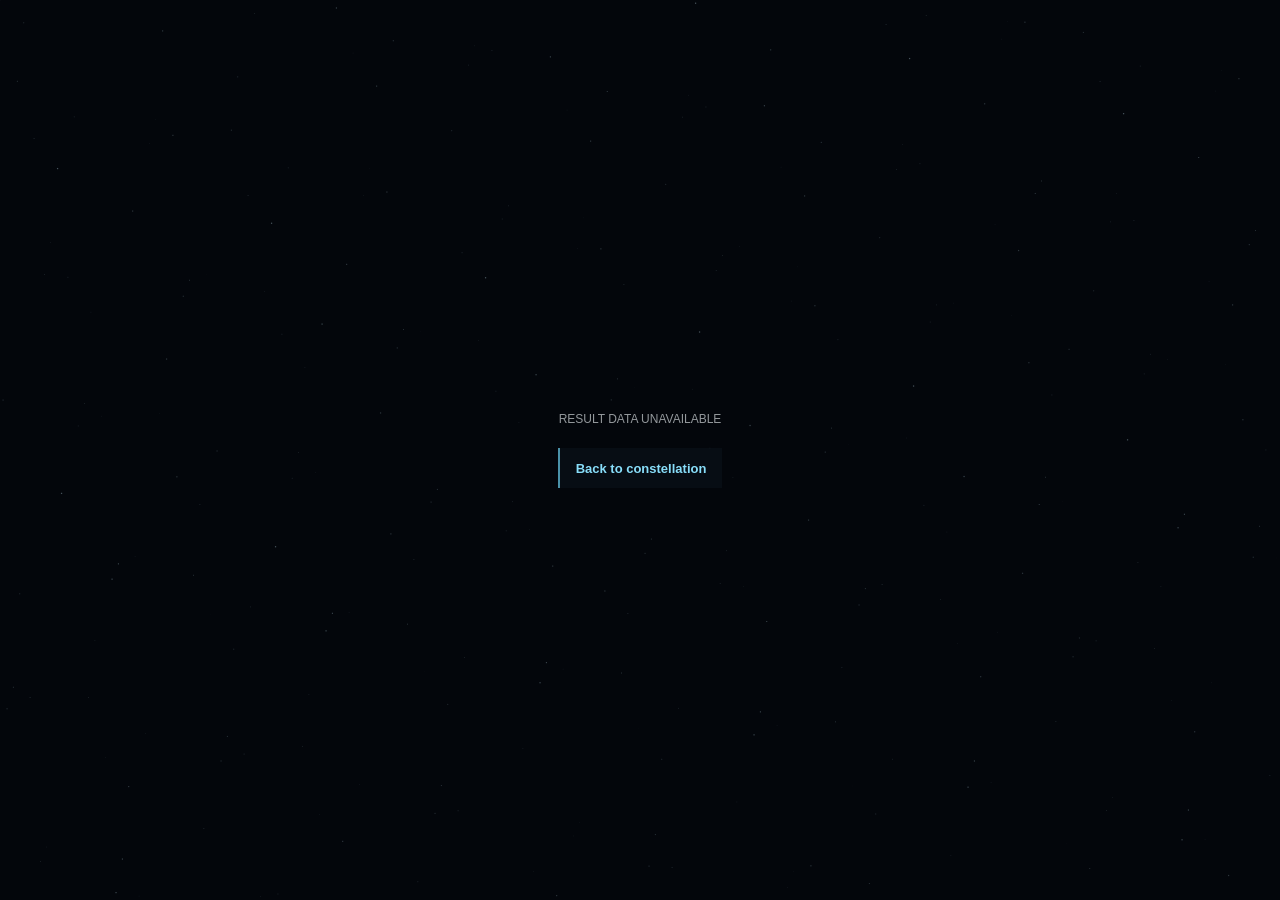
<file: result.html>
<!doctype html>
<html lang="zh-CN">
<head>
  <meta charset="UTF-8">
  <meta name="viewport" content="width=device-width, initial-scale=1.0">
  <title>ParticleSoar - Result</title>
  <link rel="stylesheet" href="./ui-components.css?v=20260829-1">
  <link rel="stylesheet" href="./result.css?v=20260901-1">
</head>
<body>
  <canvas id="result-starfield" aria-hidden="true"></canvas>
  <main class="result-shell" id="result-shell" hidden>
    <section class="song-result" aria-label="Song artwork">
      <div class="cover-orbit">
        <img id="result-cover" class="result-cover" alt="">
      </div>
    </section>

    <section class="performance-result" aria-label="游玩结果">
      <div class="song-result-copy">
        <h1 id="result-song-title">Unknown Track</h1>
        <div class="difficulty-mark" id="result-difficulty">
          <span id="result-difficulty-label">--</span>
          <strong id="result-difficulty-level">--</strong>
        </div>
        <dl class="song-credits">
          <div><dt>COMPOSER</dt><dd id="result-composer">-</dd></div>
          <div><dt>CHARTER</dt><dd id="result-charter">-</dd></div>
          <div><dt>ILLUSTRATOR</dt><dd id="result-illustrator">-</dd></div>
        </dl>
      </div>

      <div class="performance-main">
        <div class="score-column">
          <div class="score-block">
            <div class="score-value-row">
              <div class="result-grade" id="result-grade" data-tone="white">
                <strong id="result-grade-label">W</strong>
              </div>
              <strong id="result-score">0000000</strong>
            </div>
            <small>MAX COMBO <b id="result-max-combo">0</b></small>
          </div>
          <div class="judgement-list" id="judgement-list">
            <div class="judgement-row flawless"><span>FLAWLESS</span><strong id="count-flawless">0</strong></div>
            <div class="judgement-row prime"><span>PRIME</span><strong id="count-prime">0</strong></div>
            <div class="judgement-row decent"><span>DECENT</span><strong id="count-decent">0</strong></div>
            <div class="judgement-row loose"><span>LOOSE</span><strong id="count-loose">0</strong></div>
            <div class="judgement-row hollow"><span>HOLLOW</span><strong id="count-hollow">0</strong></div>
          </div>
        </div>
        <section class="accuracy-summary" aria-labelledby="accuracy-title">
          <header>
            <span id="accuracy-title">TIMING DISTRIBUTION</span>
            <strong>MEAN ABS <b id="accuracy-mean">0.00ms</b></strong>
          </header>
          <div class="accuracy-histogram" id="accuracy-histogram" aria-label="Accuracy histogram"></div>
          <div class="accuracy-histogram-groups" aria-hidden="true">
            <span>DECENT</span>
            <span>PRIME</span>
            <span>FLAWLESS</span>
            <span>PRIME</span>
            <span>DECENT</span>
          </div>
        </section>
      </div>

      <div class="result-actions">
        <button type="button" class="ps-button ps-button--success" id="result-restart">Restart</button>
        <button type="button" class="ps-button" id="result-back">Back to constellation</button>
      </div>
    </section>
  </main>

  <section class="result-error" id="result-error" hidden>
    <span>RESULT DATA UNAVAILABLE</span>
    <button type="button" class="ps-button" id="error-back">Back to constellation</button>
  </section>
  <script type="module" src="./src/result.js?v=20260903-1"></script>
</body>
</html>
</file>
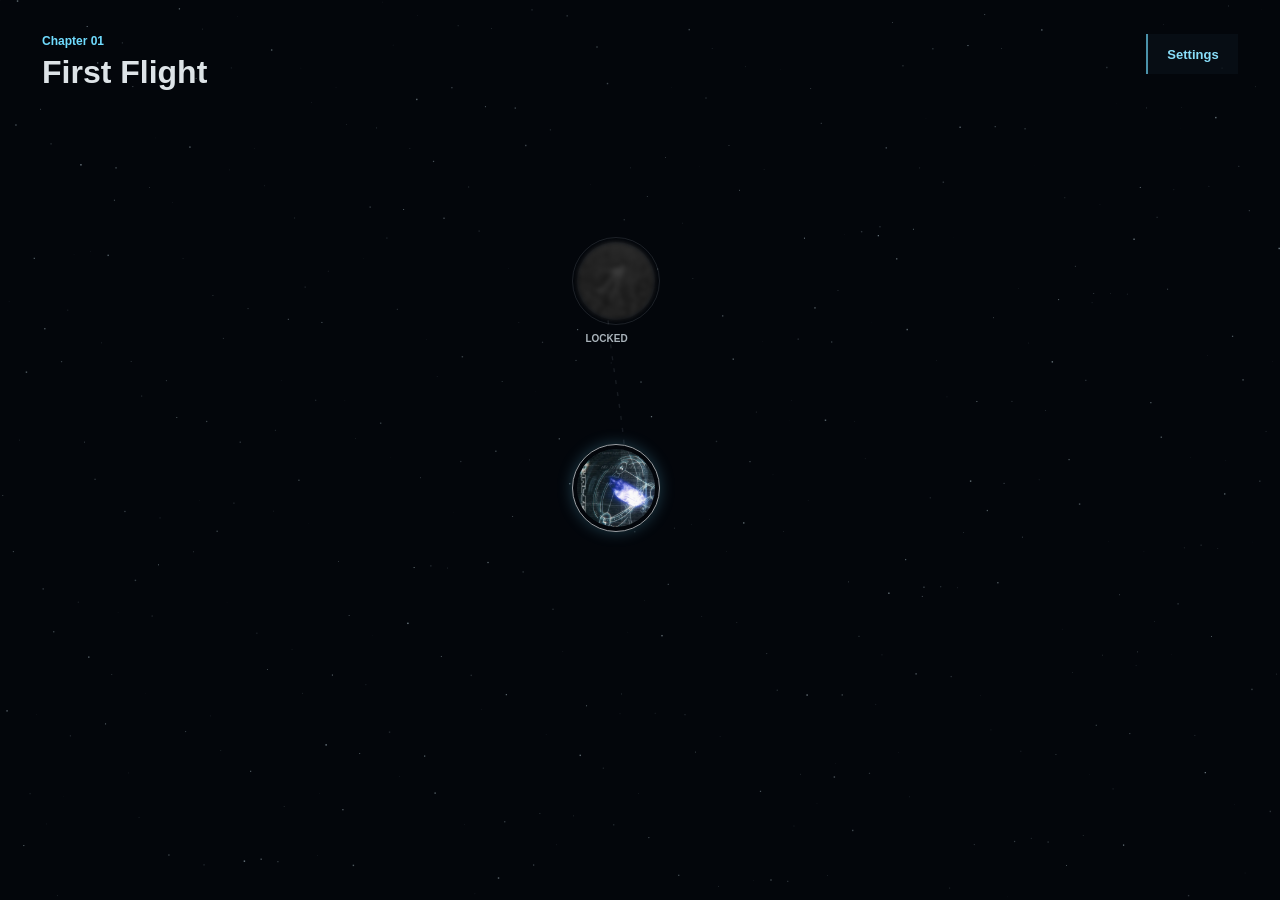
<file: select.html>
<!doctype html>
<html lang="zh-CN">
<head>
  <meta charset="UTF-8">
  <meta name="viewport" content="width=device-width, initial-scale=1.0">
  <title>ParticleSoar - First Flight</title>
  <link rel="stylesheet" href="./ui-components.css?v=20260829-1">
  <link rel="stylesheet" href="./select.css?v=20260901-2">
</head>
<body>
  <canvas id="starfield" aria-hidden="true"></canvas>

  <header class="chapter-header">
    <div>
      <span id="chapter-subtitle">CHAPTER 01</span>
      <h1 id="chapter-title">First Flight</h1>
    </div>
    <div class="header-actions">
      <button type="button" class="ps-button" id="open-settings">Settings</button>
    </div>
  </header>

  <main class="constellation" id="constellation" aria-label="章节星图">
    <div id="constellation-stage" class="constellation-stage">
      <svg id="constellation-lines" viewBox="0 0 1000 700" preserveAspectRatio="none" aria-hidden="true"></svg>
      <div id="song-nodes" class="song-nodes"></div>
    </div>
  </main>

  <aside id="song-info" class="song-info" aria-live="polite" hidden>
    <span id="song-state"></span>
    <h2 id="song-title"></h2>
    <p id="song-composer"></p>
    <div id="song-difficulties" class="song-difficulties"></div>
  </aside>

  <div id="loading-state" class="loading-state">LOADING CONSTELLATION</div>
  <script type="module" src="./src/song-select.js?v=20260903-1"></script>
</body>
</html>
</file>
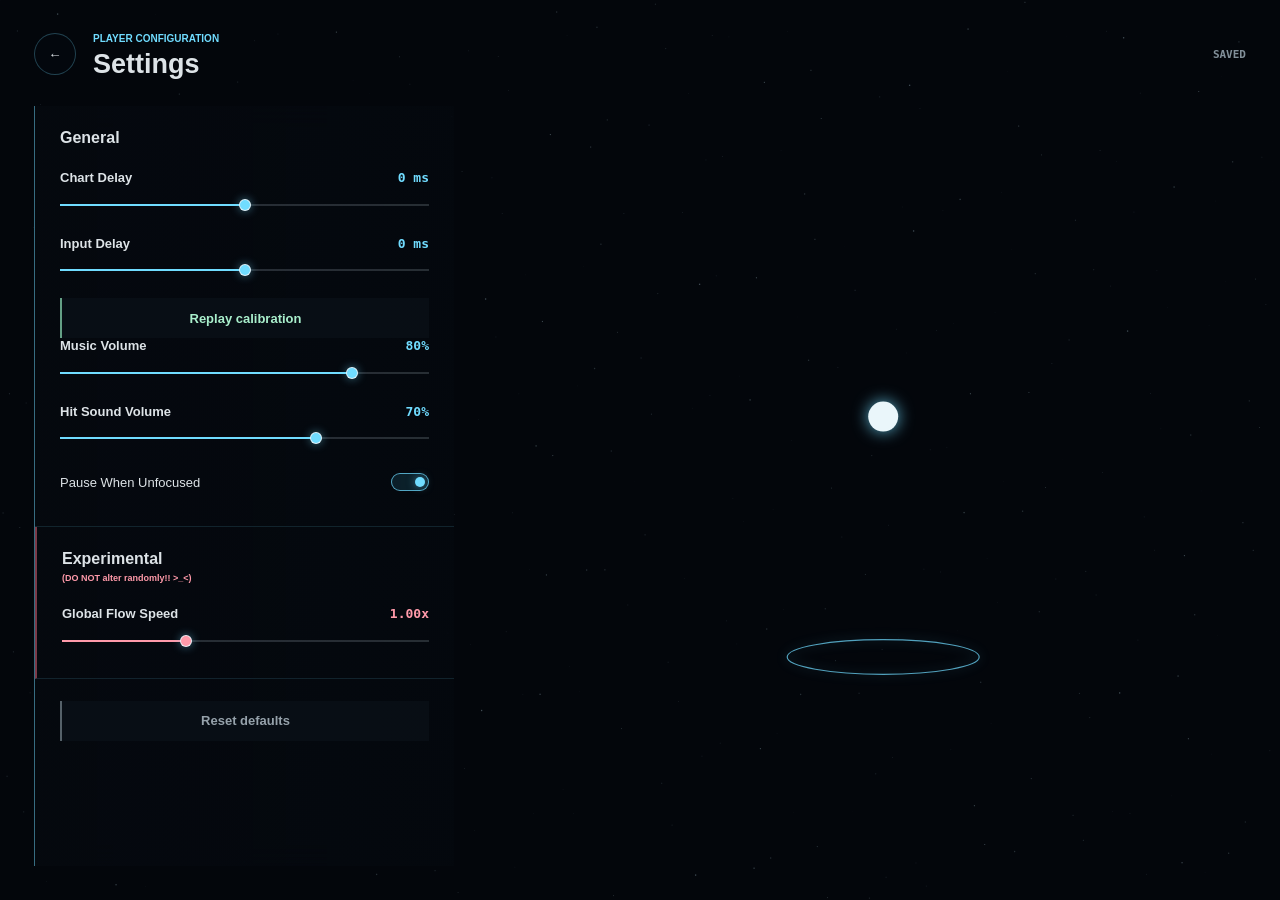
<file: settings.html>
<!doctype html>
<html lang="zh-CN">
<head>
  <meta charset="UTF-8">
  <meta name="viewport" content="width=device-width, initial-scale=1.0">
  <title>ParticleSoar - Settings</title>
  <link rel="stylesheet" href="./ui-components.css?v=20260829-1">
  <link rel="stylesheet" href="./settings.css?v=20260829-3">
</head>
<body>
  <canvas id="calibration-scene" aria-label="延迟校准预览"></canvas>

  <header class="settings-header">
    <button type="button" class="ps-icon-button" id="settings-back" aria-label="返回选歌">←</button>
    <div>
      <span>PLAYER CONFIGURATION</span>
      <h1>Settings</h1>
    </div>
    <strong id="save-state">SAVED</strong>
  </header>

  <aside class="settings-panel" aria-label="游戏设置">
    <section class="settings-section">
      <h2>General</h2>
      <div class="ps-slider" data-setting="chartDelayMs">
        <div class="ps-slider__header"><label class="ps-slider__label" for="chart-delay">Chart Delay</label><output class="ps-slider__value"></output></div>
        <input id="chart-delay" type="range" min="-200" max="200" step="1">
      </div>
      <div class="ps-slider" data-setting="inputDelayMs">
        <div class="ps-slider__header"><label class="ps-slider__label" for="input-delay">Input Delay</label><output class="ps-slider__value"></output></div>
        <input id="input-delay" type="range" min="-200" max="200" step="1">
      </div>
      <div class="calibration-control">
        <button type="button" class="ps-button ps-button--success" id="calibration-replay">Replay calibration</button>
      </div>
      <div class="ps-slider" data-setting="musicVolume">
        <div class="ps-slider__header"><label class="ps-slider__label" for="music-volume">Music Volume</label><output class="ps-slider__value"></output></div>
        <input id="music-volume" type="range" min="0" max="1" step="0.01">
      </div>
      <div class="ps-slider" data-setting="hitSoundVolume">
        <div class="ps-slider__header"><label class="ps-slider__label" for="hit-volume">Hit Sound Volume</label><output class="ps-slider__value"></output></div>
        <input id="hit-volume" type="range" min="0" max="1" step="0.01">
      </div>
      <label class="ps-toggle">
        <span>Pause When Unfocused</span>
        <input id="auto-pause" type="checkbox">
        <span class="ps-toggle__track" aria-hidden="true"></span>
      </label>
    </section>

    <section class="settings-section experimental">
      <h2>Experimental <small>(DO NOT alter randomly!! &gt;_&lt;)</small></h2>
      <div class="ps-slider" data-setting="flowSpeedMultiplier">
        <div class="ps-slider__header"><label class="ps-slider__label" for="flow-speed">Global Flow Speed</label><output class="ps-slider__value"></output></div>
        <input id="flow-speed" type="range" min="0.5" max="2" step="0.05">
      </div>
    </section>

    <div class="settings-actions">
      <button type="button" class="ps-button ps-button--quiet" id="settings-reset">Reset defaults</button>
    </div>
  </aside>

  <output class="calibration-result" id="calibration-result" aria-live="polite"></output>

  <dialog class="ps-dialog" id="reset-confirm" aria-labelledby="reset-confirm-title">
    <h2 id="reset-confirm-title">Reset all settings?</h2>
    <div class="ps-dialog__actions">
      <button type="button" class="ps-button ps-button--quiet" id="reset-cancel">Cancel</button>
      <button type="button" class="ps-button ps-button--danger" id="reset-accept">Reset defaults</button>
    </div>
  </dialog>

  <script type="module" src="./src/settings.js?v=20260901-1"></script>
</body>
</html>
</file>
<file: ui-components.css>
:root {
  --ps-ui-text: #dde3e7;
  --ps-ui-muted: #82909a;
  --ps-ui-cyan: #70dcff;
  --ps-ui-green: #9af2c5;
  --ps-ui-yellow: #ffd66b;
  --ps-ui-red: #ff6f87;
  --ps-ui-surface: rgba(10, 16, 24, 0.78);
  --ps-ui-line: rgba(112, 220, 255, 0.28);
}

.ps-button {
  --ps-button-color: var(--ps-ui-cyan);
  min-height: 40px;
  padding: 0 16px;
  border: 0;
  border-left: 2px solid color-mix(in srgb, var(--ps-button-color) 64%, transparent);
  border-radius: 0;
  color: color-mix(in srgb, var(--ps-button-color) 78%, var(--ps-ui-text) 22%);
  background: var(--ps-ui-surface);
  font: 650 13px/1 Inter, "Segoe UI", sans-serif;
  letter-spacing: 0;
  cursor: pointer;
  transition: color 120ms ease, border-color 120ms ease, background 120ms ease;
}

.ps-button:hover,
.ps-button:focus-visible {
  border-color: var(--ps-button-color);
  outline: none;
  color: color-mix(in srgb, var(--ps-button-color) 88%, white 12%);
  background: color-mix(in srgb, var(--ps-button-color) 10%, rgba(10, 16, 24, 0.92));
}

.ps-button:disabled { opacity: 0.42; cursor: default; }
.ps-button--success { --ps-button-color: var(--ps-ui-green); }
.ps-button--warning { --ps-button-color: var(--ps-ui-yellow); }
.ps-button--danger { --ps-button-color: var(--ps-ui-red); }
.ps-button--quiet { --ps-button-color: var(--ps-ui-muted); }

.ps-icon-button {
  display: inline-grid;
  width: 42px;
  height: 42px;
  padding: 0;
  place-items: center;
  border: 1px solid var(--ps-ui-line);
  border-radius: 50%;
  color: var(--ps-ui-text);
  background: rgba(5, 9, 15, 0.68);
  cursor: pointer;
  transition: border-color 120ms ease, color 120ms ease, background 120ms ease;
}

.ps-icon-button:hover,
.ps-icon-button:focus-visible {
  outline: none;
  border-color: var(--ps-ui-cyan);
  color: var(--ps-ui-cyan);
  background: rgba(10, 22, 31, 0.88);
}

.ps-slider {
  display: grid;
  gap: 9px;
}

.ps-slider__header {
  display: flex;
  align-items: baseline;
  justify-content: space-between;
  gap: 18px;
}

.ps-slider__label { color: var(--ps-ui-text); font-size: 13px; font-weight: 600; }
.ps-slider__value { color: var(--ps-ui-cyan); font: 650 13px/1.2 ui-monospace, SFMono-Regular, Consolas, monospace; }

.ps-slider input[type="range"] {
  width: 100%;
  height: 20px;
  margin: 0;
  appearance: none;
  background: transparent;
  cursor: pointer;
}

.ps-slider input[type="range"]::-webkit-slider-runnable-track {
  height: 2px;
  background: linear-gradient(90deg, var(--ps-ui-cyan) var(--ps-range-progress, 50%), rgba(130, 144, 154, 0.28) var(--ps-range-progress, 50%));
}

.ps-slider input[type="range"]::-webkit-slider-thumb {
  width: 12px;
  height: 12px;
  margin-top: -5px;
  appearance: none;
  border: 1px solid rgba(235, 246, 250, 0.9);
  border-radius: 50%;
  background: var(--ps-ui-cyan);
  box-shadow: 0 0 10px rgba(112, 220, 255, 0.48);
}

.ps-toggle {
  display: flex;
  min-height: 34px;
  align-items: center;
  justify-content: space-between;
  gap: 20px;
  color: var(--ps-ui-text);
  font-size: 13px;
}

.ps-toggle input { position: absolute; opacity: 0; pointer-events: none; }
.ps-toggle__track {
  position: relative;
  width: 38px;
  height: 18px;
  border: 1px solid rgba(130, 144, 154, 0.45);
  border-radius: 10px;
  background: rgba(5, 9, 15, 0.72);
  transition: border-color 120ms ease, background 120ms ease;
}
.ps-toggle__track::after {
  position: absolute;
  top: 3px;
  left: 3px;
  width: 10px;
  height: 10px;
  border-radius: 50%;
  background: var(--ps-ui-muted);
  content: "";
  transition: transform 140ms ease, background 120ms ease, box-shadow 120ms ease;
}
.ps-toggle input:checked + .ps-toggle__track { border-color: rgba(112, 220, 255, 0.72); background: rgba(32, 91, 111, 0.3); }
.ps-toggle input:checked + .ps-toggle__track::after { transform: translateX(20px); background: var(--ps-ui-cyan); box-shadow: 0 0 8px rgba(112, 220, 255, 0.5); }
.ps-toggle input:focus-visible + .ps-toggle__track { outline: 1px solid var(--ps-ui-cyan); outline-offset: 3px; }

.ps-dialog {
  width: min(360px, calc(100vw - 36px));
  padding: 25px;
  border: 1px solid rgba(112, 220, 255, 0.42);
  border-radius: 0;
  color: var(--ps-ui-text);
  background: rgba(5, 10, 17, 0.96);
  box-shadow: 0 0 36px rgba(112, 220, 255, 0.12);
}
.ps-dialog::backdrop { background: rgba(0, 3, 7, 0.76); backdrop-filter: blur(4px); }
.ps-dialog h2 { margin: 0 0 24px; font-size: 19px; font-weight: 620; }
.ps-dialog__actions { display: grid; grid-template-columns: 1fr 1fr; gap: 8px; }
</file>
<file: result.css>
:root {
  color-scheme: dark;
  font-family: Inter, "Segoe UI", sans-serif;
  color: #dde3e7;
  background: #03060b;
  --difficulty-color: #82909a;
}

* { box-sizing: border-box; }

html,
body {
  width: 100%;
  height: 100%;
  margin: 0;
  overflow: hidden;
  background: #03060b;
}

body { position: relative; }

#result-starfield {
  position: fixed;
  inset: 0;
  width: 100%;
  height: 100%;
}

.result-shell {
  position: relative;
  z-index: 2;
  display: grid;
  width: min(1520px, calc(100vw - 56px));
  height: 100%;
  margin: 0 auto;
  grid-template-columns: minmax(360px, 0.7fr) minmax(700px, 1.3fr);
  align-items: center;
  gap: clamp(82px, 8vw, 142px);
}

.result-shell[hidden],
.result-error[hidden] { display: none; }

.song-result {
  display: grid;
  place-items: center;
  min-width: 0;
}

.cover-orbit {
  position: relative;
  width: min(100%, 460px);
  aspect-ratio: 1;
}

.cover-orbit::before,
.cover-orbit::after {
  position: absolute;
  border: 1px solid rgba(112, 220, 255, 0.25);
  border-radius: 50%;
  content: "";
  pointer-events: none;
}

.cover-orbit::before { inset: -15px; }

.cover-orbit::after {
  inset: -70px;
  border-color: rgba(221, 227, 231, 0.16);
  clip-path: inset(-12px -12px -12px 50%);
  box-shadow: 12px 0 34px color-mix(in srgb, var(--difficulty-color) 9%, transparent);
}

.result-cover {
  display: block;
  width: 100%;
  height: 100%;
  border: 1px solid rgba(221, 227, 231, 0.64);
  border-radius: 50%;
  object-fit: cover;
  box-shadow: 0 0 46px color-mix(in srgb, var(--difficulty-color) 28%, transparent);
  animation: cover-arrive 520ms cubic-bezier(0.2, 0.72, 0.18, 1) both;
}

.performance-result {
  position: relative;
  display: grid;
  min-width: 0;
  max-height: calc(100vh - 50px);
  padding: 28px 14px 28px 0;
  grid-template-rows: auto auto auto;
  gap: 28px;
}

.song-result-copy {
  display: grid;
  min-width: 0;
  grid-template-columns: minmax(0, 1fr) minmax(240px, 0.72fr);
  grid-template-rows: auto auto;
  column-gap: 38px;
  margin-left: 8px;
}

.song-result-copy h1 {
  grid-column: 1;
  margin: 0 0 14px;
  overflow-wrap: anywhere;
  font-size: clamp(32px, 3.5vw, 54px);
  line-height: 1.02;
  font-weight: 610;
  letter-spacing: 0;
}

.difficulty-mark {
  display: inline-flex;
  grid-column: 1;
  width: fit-content;
  min-height: 34px;
  padding-left: 11px;
  align-items: center;
  border-left: 5px solid var(--difficulty-color);
  color: #e7ecee;
  font-family: Georgia, "Times New Roman", serif;
  font-size: 21px;
}

.difficulty-mark strong {
  margin-left: 8px;
  font-weight: 400;
}

.song-credits {
  grid-column: 2;
  grid-row: 1 / span 2;
  align-self: end;
  margin: 0;
}

.song-credits div {
  display: grid;
  min-height: 46px;
  grid-template-columns: 94px minmax(0, 1fr);
  align-items: center;
  border-bottom: 1px solid rgba(221, 227, 231, 0.1);
}

.song-credits dt {
  color: rgba(221, 227, 231, 0.5);
  font-size: 11px;
  font-weight: 750;
}

.song-credits dd {
  min-width: 0;
  margin: 0;
  overflow: hidden;
  color: rgba(232, 239, 242, 0.9);
  font-size: 18px;
  text-overflow: ellipsis;
  white-space: nowrap;
}

.performance-main {
  display: grid;
  min-width: 0;
  grid-template-columns: minmax(330px, 0.96fr) minmax(260px, 1.04fr);
  align-items: stretch;
  gap: clamp(14px, 1.5vw, 22px);
  margin-left: clamp(30px, 3.6vw, 52px);
  border-top: 1px solid rgba(221, 227, 231, 0.12);
  padding-top: 22px;
}

.result-grade {
  --grade-color: #eef3f5;
  flex: 0 0 auto;
  min-width: 54px;
  color: var(--grade-color);
  text-align: center;
  text-shadow: 0 0 20px color-mix(in srgb, var(--grade-color) 36%, transparent);
  transform-origin: 52% 58%;
  animation: grade-stick 560ms 140ms cubic-bezier(0.16, 0.82, 0.18, 1.2) both;
}

.result-grade strong {
  display: block;
  margin-top: 2px;
  font-family: Georgia, "Times New Roman", serif;
  font-size: clamp(50px, 4.4vw, 68px);
  line-height: 0.9;
  font-weight: 400;
}

.result-grade[data-tone="gray"] { --grade-color: #77828a; }
.result-grade[data-tone="pink"] { --grade-color: #ff78b4; }
.result-grade[data-tone="gold"] { --grade-color: #ffd769; }

.result-grade[data-tone="iridescent"] strong {
  color: transparent;
  background: linear-gradient(120deg, #76e8ff, #a5f3ba, #ffe977, #ff83bd, #76e8ff);
  background-size: 240% 100%;
  background-clip: text;
  text-shadow: none;
  animation: grade-spectrum 2.8s linear infinite;
}

.score-block {
  margin-top: 0;
  animation: fade-up 360ms 180ms ease-out both;
}

.score-value-row {
  display: flex;
  margin-top: 4px;
  align-items: center;
  gap: 12px;
}

.score-value-row > strong {
  display: block;
  color: #e6ecee;
  font-family: ui-monospace, SFMono-Regular, Consolas, monospace;
  font-size: clamp(42px, 4vw, 54px);
  line-height: 1;
  font-weight: 550;
  font-variant-numeric: tabular-nums;
  letter-spacing: 0;
  text-shadow: 0 0 20px rgba(112, 220, 255, 0.26);
}

.score-block small {
  display: block;
  margin-top: 8px;
  color: rgba(221, 227, 231, 0.5);
  font-size: 11px;
  font-weight: 650;
}

.score-block b {
  margin-left: 6px;
  color: rgba(221, 227, 231, 0.9);
  font-size: 15px;
}

.judgement-list {
  align-self: end;
  width: min(100%, 290px);
  margin-top: 22px;
  border-top: 1px solid rgba(221, 227, 231, 0.12);
}

.judgement-row {
  --judgement-color: #dde3e7;
  display: grid;
  min-height: 31px;
  grid-template-columns: 1fr auto;
  align-items: center;
  border-bottom: 1px solid rgba(221, 227, 231, 0.08);
  opacity: 0;
  animation: stat-arrive 360ms ease-out forwards;
}

.judgement-row:nth-child(1) { animation-delay: 260ms; }
.judgement-row:nth-child(2) { animation-delay: 320ms; }
.judgement-row:nth-child(3) { animation-delay: 380ms; }
.judgement-row:nth-child(4) { animation-delay: 440ms; }
.judgement-row:nth-child(5) { animation-delay: 500ms; }
.judgement-row.prime { --judgement-color: #9af2c5; }
.judgement-row.decent { --judgement-color: #ffd66b; }
.judgement-row.loose { --judgement-color: #ff70aa; }
.judgement-row.hollow { --judgement-color: #82909a; }

.judgement-row span {
  padding-left: 10px;
  border-left: 2px solid var(--judgement-color);
  color: color-mix(in srgb, var(--judgement-color) 72%, #dde3e7 28%);
  font-size: 10px;
  font-weight: 700;
}

.judgement-row strong {
  font-family: ui-monospace, SFMono-Regular, Consolas, monospace;
  font-size: 16px;
  font-weight: 500;
  font-variant-numeric: tabular-nums;
}

.accuracy-summary {
  min-width: 0;
  align-self: stretch;
  animation: fade-up 360ms 460ms ease-out both;
}

.accuracy-summary header {
  display: flex;
  align-items: center;
  justify-content: space-between;
}

.accuracy-summary header {
  color: rgba(221, 227, 231, 0.5);
  font-size: 10px;
  font-weight: 700;
}

.accuracy-summary header strong { font-weight: 650; }

.accuracy-summary header b {
  margin-left: 7px;
  color: #a8efc1;
  font-family: ui-monospace, SFMono-Regular, Consolas, monospace;
  font-size: 16px;
  font-weight: 550;
}

.accuracy-histogram {
  display: grid;
  height: 206px;
  margin-top: 8px;
  padding: 13px 8px 0;
  grid-template-columns: repeat(11, 1fr);
  align-items: end;
  gap: clamp(3px, 0.7vw, 9px);
  border-bottom: 1px solid rgba(221, 227, 231, 0.28);
  background: repeating-linear-gradient(
    to top,
    transparent 0,
    transparent 39px,
    rgba(221, 227, 231, 0.06) 40px
  );
}

.accuracy-column {
  position: relative;
  display: grid;
  height: 100%;
  align-items: end;
  justify-items: stretch;
}

.accuracy-column strong {
  position: absolute;
  z-index: 1;
  bottom: calc(var(--bar-height) + 5px);
  left: 50%;
  color: rgba(225, 235, 239, 0.7);
  font: 500 10px ui-monospace, SFMono-Regular, Consolas, monospace;
  transform: translateX(-50%);
}

.accuracy-column span {
  height: var(--bar-height);
  min-height: 1px;
  background: linear-gradient(
    to top,
    color-mix(in srgb, var(--accuracy-bar-color) 40%, transparent),
    var(--accuracy-bar-color)
  );
  box-shadow: 0 0 14px color-mix(in srgb, var(--accuracy-bar-color) 20%, transparent);
}

.accuracy-column.center span {
  box-shadow: 0 0 18px color-mix(in srgb, var(--accuracy-bar-color) 30%, transparent);
}

.accuracy-histogram-groups {
  display: grid;
  grid-template-columns: repeat(11, 1fr);
  gap: clamp(3px, 0.7vw, 9px);
  margin-top: 9px;
  padding: 0 8px;
  color: rgba(221, 227, 231, 0.38);
  font-size: 8px;
  font-weight: 650;
}

.accuracy-histogram-groups span {
  display: grid;
  grid-template-rows: 1px auto;
  gap: 6px;
  text-align: center;
}

.accuracy-histogram-groups span::before {
  background: rgba(221, 227, 231, 0.28);
  content: "";
}

.accuracy-histogram-groups span:nth-child(1) { grid-column: 1 / span 2; }
.accuracy-histogram-groups span:nth-child(2) { grid-column: 3 / span 2; }
.accuracy-histogram-groups span:nth-child(3) { grid-column: 5 / span 3; }
.accuracy-histogram-groups span:nth-child(4) { grid-column: 8 / span 2; }
.accuracy-histogram-groups span:nth-child(5) { grid-column: 10 / span 2; }

.result-actions {
  display: flex;
  gap: 10px;
  margin-top: 24px;
  margin-left: 12px;
  animation: fade-up 360ms 600ms ease-out both;
}

.result-actions .ps-button {
  width: 174px;
  flex: 0 0 174px;
}

.result-error {
  position: relative;
  z-index: 2;
  display: grid;
  height: 100%;
  place-content: center;
  justify-items: center;
  gap: 22px;
  color: rgba(221, 227, 231, 0.66);
  font-size: 12px;
}

@keyframes cover-arrive {
  from { opacity: 0; transform: scale(0.82); }
  to { opacity: 1; transform: scale(1); }
}

@keyframes grade-stick {
  0% { opacity: 0; transform: translate(-22px, -30px) scale(1.7) rotate(-13deg); }
  62% { opacity: 1; transform: translate(2px, 2px) scale(0.92) rotate(3deg); }
  80% { transform: translate(0, 0) scale(1.06) rotate(-1deg); }
  100% { opacity: 1; transform: translate(0, 0) scale(1) rotate(0); }
}

@keyframes grade-spectrum {
  to { background-position: -240% 0; }
}

@keyframes fade-up {
  from { opacity: 0; transform: translateY(12px); }
  to { opacity: 1; transform: translateY(0); }
}

@keyframes stat-arrive {
  from { opacity: 0; transform: translateY(18px); }
  to { opacity: 1; transform: translateY(0); }
}

@media (max-width: 1150px) {
  html,
  body { overflow: auto; }

  .result-shell {
    width: min(780px, calc(100vw - 36px));
    height: auto;
    min-height: 100%;
    padding: 42px 0;
    grid-template-columns: minmax(220px, 0.7fr) minmax(430px, 1.3fr);
    gap: 42px;
  }

  .cover-orbit { max-width: 290px; }
  .cover-orbit::after { inset: -54px; }
  .performance-result { max-height: none; padding: 24px 12px 24px 30px; }
  .song-result-copy { grid-template-columns: 1fr; }
  .song-credits { grid-column: 1; grid-row: auto; margin-top: 18px; }
  .performance-main {
    grid-template-columns: 1fr;
    margin-left: 0;
    align-items: start;
  }
}

@media (max-width: 720px) {
  .result-shell { grid-template-columns: 1fr; }
  .cover-orbit { width: min(72vw, 320px); }
  .cover-orbit::after { display: none; }
  .performance-result { padding: 20px 4px; }
  .song-result-copy { text-align: center; }
  .difficulty-mark { justify-self: center; }
  .song-credits { text-align: left; }
  .score-column { text-align: center; }
  .result-actions { justify-content: center; }
  .performance-main { grid-template-columns: 1fr; }
  .accuracy-summary { grid-column: auto; }
}
</file>
<file: select.css>
:root {
  color-scheme: dark;
  font-family: Inter, "Segoe UI", sans-serif;
  color: #dde3e7;
  background: #03060b;
  --cyan: #70dcff;
  --muted: #82909a;
}

* { box-sizing: border-box; }

html,
body {
  width: 100%;
  height: 100%;
  margin: 0;
  overflow: hidden;
  background: #03060b;
}

body { position: relative; }

#starfield {
  position: fixed;
  inset: 0;
  width: 100%;
  height: 100%;
}

.chapter-header {
  position: fixed;
  z-index: 20;
  top: 0;
  left: 0;
  right: 0;
  display: flex;
  align-items: flex-start;
  justify-content: space-between;
  padding: 34px 42px;
  pointer-events: none;
}

.header-actions {
  display: flex;
  align-items: center;
  gap: 18px;
  pointer-events: auto;
}

.header-actions .ps-button { min-width: 92px; }

.chapter-header span {
  display: block;
  color: var(--cyan);
  font-size: 12px;
  font-weight: 700;
  letter-spacing: 0;
}

.chapter-header h1 {
  margin: 6px 0 0;
  font-size: 32px;
  font-weight: 650;
  letter-spacing: 0;
}

.constellation {
  position: fixed;
  inset: 104px 4vw 58px;
  min-width: 0;
  min-height: 0;
}

.constellation-stage {
  --focus-x: 50%;
  --focus-y: 50%;
  position: absolute;
  inset: 0;
  transform-origin: var(--focus-x) var(--focus-y);
  transition: transform 520ms cubic-bezier(0.2, 0.72, 0.18, 1);
}

.constellation.is-focused .constellation-stage { transform: scale(2.65); }

#constellation-lines,
.song-nodes {
  position: absolute;
  inset: 0;
  width: 100%;
  height: 100%;
}

.constellation-link {
  fill: none;
  stroke: rgba(112, 220, 255, 0.58);
  stroke-width: 1.4;
  vector-effect: non-scaling-stroke;
  filter: drop-shadow(0 0 5px rgba(112, 220, 255, 0.42));
}

.constellation-link.is-locked {
  stroke: rgba(126, 139, 148, 0.17);
  stroke-dasharray: 4 8;
  filter: none;
}

.song-node {
  position: absolute;
  width: 78px;
  height: 78px;
  padding: 0;
  border: 0;
  border-radius: 50%;
  background: #0b1017;
  transform: translate(-50%, -50%);
  cursor: pointer;
  isolation: isolate;
  user-select: none;
  transition: opacity 180ms ease, filter 180ms ease;
}

.song-node::before,
.song-node::after {
  content: "";
  position: absolute;
  border-radius: 50%;
  pointer-events: none;
}

.song-node::before {
  inset: -5px;
  border: 1px solid rgba(221, 227, 231, 0.7);
  box-shadow: 0 0 15px rgba(112, 220, 255, 0.25);
}

.song-node::after {
  inset: -11px;
  border: 1px solid rgba(112, 220, 255, 0.18);
  opacity: 0;
  transform: scale(0.9);
  transition: opacity 160ms ease, transform 240ms ease;
}

.song-node:hover,
.song-node:focus-visible {
  z-index: 5;
  outline: none;
}

.song-node:hover::after,
.song-node:focus-visible::after {
  opacity: 1;
  transform: scale(1);
}

.song-node img {
  display: block;
  width: 100%;
  height: 100%;
  border-radius: 50%;
  object-fit: cover;
  pointer-events: none;
  user-select: none;
  -webkit-user-drag: none;
  transition: filter 180ms ease, transform 220ms ease;
}

.song-node:hover img,
.song-node:focus-visible img { transform: scale(1.035); }

.song-node.is-locked { cursor: not-allowed; }

.song-node.is-locked::before {
  border-color: rgba(126, 139, 148, 0.22);
  box-shadow: none;
}

.song-node.is-locked img { filter: grayscale(1) brightness(0.24) blur(2px); }

.constellation.is-focused .song-node:not(.is-selected) {
  opacity: 0.18;
  filter: saturate(0.35);
}

.song-node.is-selected { z-index: 8; }

.song-node.is-selected::before {
  inset: -7px;
  border-color: rgba(221, 227, 231, 0.92);
  box-shadow: 0 0 22px rgba(112, 220, 255, 0.42);
}

.song-node.is-selected img {
  filter: brightness(0.24) saturate(0.62);
  transform: none;
}

.song-node-status {
  position: absolute;
  z-index: 2;
  left: 50%;
  bottom: -24px;
  min-width: 62px;
  transform: translateX(-50%);
  color: #aab4bb;
  font-size: 10px;
  font-weight: 700;
  letter-spacing: 0;
  white-space: nowrap;
}

.song-node.is-selected .song-node-status { opacity: 0; }

.difficulty-picker {
  position: absolute;
  z-index: 4;
  inset: 9px 8px;
  display: flex;
  flex-direction: column;
  justify-content: center;
  gap: 1px;
  opacity: 0;
  pointer-events: none;
  transition: opacity 160ms ease;
}

.song-node.is-selected .difficulty-picker {
  opacity: 1;
  pointer-events: auto;
}

.difficulty-choice {
  position: relative;
  display: flex;
  align-items: center;
  justify-content: center;
  min-width: 0;
  height: 10px;
  padding: 0 3px 0 7px;
  border: 0;
  border-bottom: 1px solid rgba(221, 227, 231, 0.1);
  border-radius: 0;
  color: #dfe5e8;
  background: rgba(4, 8, 13, 0.16);
  cursor: pointer;
  font-family: inherit;
  line-height: 1;
  transition: color 120ms ease, background 120ms ease, box-shadow 120ms ease;
}

.difficulty-choice::before {
  content: "";
  position: absolute;
  left: 1px;
  top: 2px;
  bottom: 2px;
  width: 2px;
  background: var(--difficulty-color);
  box-shadow: 0 0 4px color-mix(in srgb, var(--difficulty-color) 72%, transparent);
}

.difficulty-choice-identity {
  display: flex;
  min-width: 0;
  align-items: baseline;
  letter-spacing: 0;
}

.difficulty-choice-identity { gap: 2px; }

.difficulty-choice-identity strong {
  color: var(--difficulty-color);
  font-size: 6px;
  font-weight: 800;
}

.difficulty-choice-identity b {
  color: rgba(238, 243, 245, 0.86);
  font-size: 5.5px;
  font-weight: 650;
  font-variant-numeric: tabular-nums;
}

.difficulty-picker[data-count="1"] .difficulty-choice {
  height: 22px;
  padding-right: 6px;
  padding-left: 9px;
  border-top: 1px solid rgba(221, 227, 231, 0.12);
}

.difficulty-picker[data-count="1"] .difficulty-choice-identity {
  justify-content: center;
  gap: 4px;
}

.difficulty-picker[data-count="1"] .difficulty-choice::before {
  top: 4px;
  bottom: 4px;
}

.difficulty-picker[data-count="1"] .difficulty-choice-identity strong { font-size: 10px; }
.difficulty-picker[data-count="1"] .difficulty-choice-identity b { font-size: 9px; }

.difficulty-picker[data-count="2"] .difficulty-choice,
.difficulty-picker[data-count="3"] .difficulty-choice {
  height: 16px;
}

.difficulty-picker[data-count="2"] .difficulty-choice-identity strong,
.difficulty-picker[data-count="3"] .difficulty-choice-identity strong { font-size: 7px; }
.difficulty-picker[data-count="2"] .difficulty-choice-identity b,
.difficulty-picker[data-count="3"] .difficulty-choice-identity b { font-size: 6px; }

.difficulty-choice:hover,
.difficulty-choice:focus-visible {
  outline: none;
  color: #f5f8f9;
  background: color-mix(in srgb, var(--difficulty-color) 18%, rgba(4, 8, 13, 0.72));
  box-shadow: inset 0 0 7px color-mix(in srgb, var(--difficulty-color) 18%, transparent);
}

.song-info {
  position: fixed;
  z-index: 25;
  width: min(390px, calc(100vw - 36px));
  padding: 14px 16px;
  border: 1px solid rgba(112, 220, 255, 0.42);
  border-radius: 4px;
  background: rgba(5, 10, 16, 0.93);
  box-shadow: 0 8px 28px rgba(0, 0, 0, 0.42), 0 0 18px rgba(112, 220, 255, 0.08);
  pointer-events: none;
}

.song-info[hidden] { display: none; }

.song-info > span {
  color: var(--cyan);
  font-size: 11px;
  font-weight: 750;
}

.song-info h2 {
  margin: 6px 0 2px;
  font-size: 21px;
  font-weight: 650;
  letter-spacing: 0;
}

.song-info p {
  margin: 0;
  color: #a4afb7;
  font-size: 14px;
}

.song-difficulties {
  display: grid;
  gap: 6px;
  margin-top: 11px;
}

.song-difficulty {
  display: grid;
  align-items: baseline;
  grid-template-columns: max-content max-content max-content;
  justify-content: start;
  gap: 12px;
  padding: 7px 12px;
  border-left: 2px solid var(--difficulty-color, var(--cyan));
  color: #dce4e8;
  background: rgba(8, 13, 20, 0.82);
  font-size: 12px;
  font-weight: 700;
}

.song-difficulty strong { font-size: 17px; font-weight: 700; }
.song-difficulty .record-grade { font-size: 19px; }
.song-difficulty small {
  color: #c9d2d7;
  font: 16px ui-monospace, SFMono-Regular, Consolas, monospace;
  font-variant-numeric: tabular-nums;
}

.song-difficulty.is-new {
  grid-template-columns: max-content max-content;
}

.song-difficulty.is-new small {
  color: #e4ecef;
  font-family: inherit;
  font-weight: 750;
}

.record-grade {
  color: #eef3f5;
  font-family: Georgia, "Times New Roman", serif;
  font-weight: 500;
  line-height: 1;
  text-shadow: 0 0 8px currentColor;
}

.record-grade[data-tone="gray"] { color: #77828a; }
.record-grade[data-tone="pink"] { color: #ff78b4; }
.record-grade[data-tone="gold"] { color: #ffd769; }

.record-grade[data-tone="iridescent"] {
  color: transparent;
  background: linear-gradient(120deg, #76e8ff, #a5f3ba, #ffe977, #ff83bd, #76e8ff);
  background-size: 240% 100%;
  background-clip: text;
  text-shadow: none;
  animation: record-grade-spectrum 2.8s linear infinite;
}

@keyframes record-grade-spectrum {
  to { background-position: -240% 0; }
}

.loading-state {
  position: fixed;
  z-index: 40;
  inset: 0;
  display: grid;
  place-items: center;
  color: #9ba7af;
  background: #03060b;
  font-size: 12px;
  font-weight: 700;
  transition: opacity 260ms ease;
}

.loading-state.is-hidden {
  opacity: 0;
  pointer-events: none;
}

.loading-state.is-error { color: #ff829d; }

@media (max-width: 700px) {
  .chapter-header { padding: 22px 20px; }
  .chapter-header h1 { font-size: 25px; }
  .constellation { inset: 92px 12px 72px; }
  .song-node { width: 68px; height: 68px; }
  .song-info { width: calc(100vw - 40px); }
  .constellation.is-focused .constellation-stage { transform: scale(2.25); }
}
</file>
<file: settings.css>
:root {
  color-scheme: dark;
  color: #dde3e7;
  background: #03060b;
  font-family: Inter, "Segoe UI", sans-serif;
}

* { box-sizing: border-box; }
html, body { width: 100%; height: 100%; margin: 0; overflow: hidden; background: #03060b; }
body { position: relative; }

#calibration-scene { position: fixed; inset: 0; width: 100%; height: 100%; }

.settings-header {
  position: fixed;
  z-index: 4;
  top: 0;
  left: 0;
  right: 0;
  display: grid;
  grid-template-columns: 44px 1fr auto;
  align-items: center;
  gap: 15px;
  padding: 28px 34px;
  pointer-events: none;
}
.settings-header > * { pointer-events: auto; }
.settings-header span { color: #70dcff; font-size: 10px; font-weight: 750; }
.settings-header h1 { margin: 3px 0 0; font-size: 27px; font-weight: 620; }
.settings-header strong { color: #82909a; font: 650 11px ui-monospace, SFMono-Regular, Consolas, monospace; }
.settings-header strong.is-saving { color: #ffd66b; }

.settings-panel {
  position: fixed;
  z-index: 3;
  top: 106px;
  left: 34px;
  bottom: 34px;
  width: min(420px, calc(100vw - 68px));
  overflow: auto;
  border-left: 1px solid rgba(112, 220, 255, 0.48);
  background: linear-gradient(90deg, rgba(5, 9, 15, 0.94), rgba(5, 9, 15, 0.74));
  backdrop-filter: blur(13px);
  scrollbar-width: thin;
}

.settings-section { padding: 23px 25px 27px; border-bottom: 1px solid rgba(112, 220, 255, 0.13); }
.settings-section h2 { margin: 0 0 23px; font-size: 16px; font-weight: 650; }
.settings-section h2 small { display: block; margin-top: 5px; color: #ff9aaa; font-size: 9px; font-weight: 700; }
.settings-section .ps-slider + .ps-slider { margin-top: 21px; }
.settings-section .ps-toggle { margin-top: 17px; }
.experimental { border-left: 2px solid rgba(255, 111, 135, 0.48); }
.experimental .ps-slider__value { color: #ff9aaa; }
.experimental input[type="range"] { --ps-ui-cyan: #ff9aaa; }

.calibration-control {
  margin-top: 18px;
}
.calibration-control .ps-button { width: 100%; }
.calibration-result {
  position: fixed;
  z-index: 2;
  min-width: 120px;
  min-height: 20px;
  color: #e8f1f4;
  font: 650 15px ui-monospace, SFMono-Regular, Consolas, monospace;
  text-align: left;
  text-shadow: 0 0 12px rgba(112, 220, 255, 0.42);
  transform: translateY(-50%);
  pointer-events: none;
}
.settings-actions { display: grid; padding: 22px 25px; }

@media (max-width: 820px) {
  .settings-header { padding: 16px; }
  .settings-panel { top: 82px; left: 16px; bottom: 16px; width: min(390px, calc(100vw - 32px)); }
}
</file>
